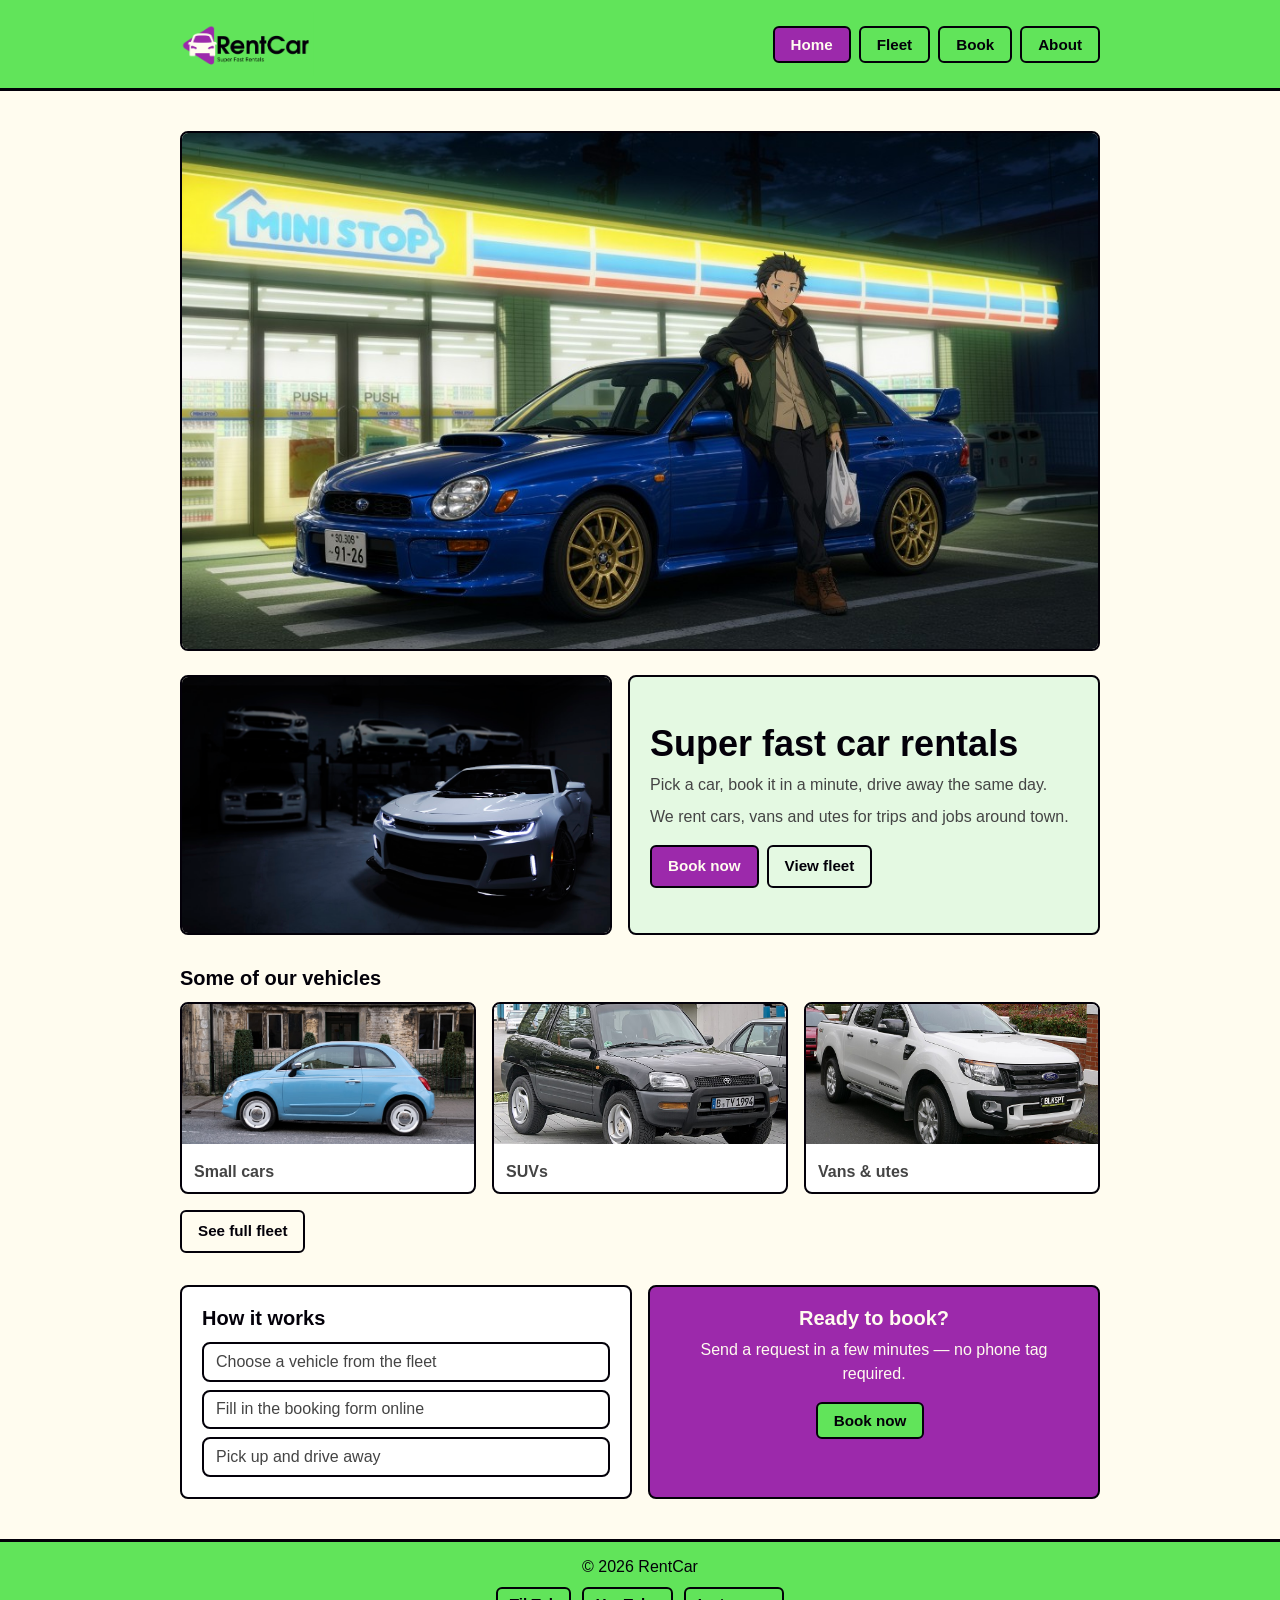
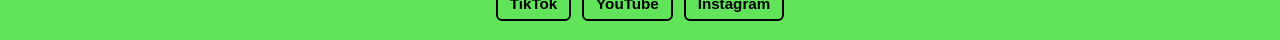
<file: index.html>
<!DOCTYPE html>
<html lang="en">
<head>
  <meta charset="UTF-8">
  <meta name="viewport" content="width=device-width, initial-scale=1.0">
  <title>RentCar — Home</title>
  <link rel="stylesheet" href="css/style.css?v=3">
</head>
<body>
  <header class="site-header">
    <nav class="nav">
      <a class="nav-brand" href="index.html">
        <img src="images/logo.png" alt="RentCar — Super Fast Rentals">
      </a>
      <ul class="nav-links">
        <li><a href="index.html" class="active">Home</a></li>
        <li><a href="fleet.html">Fleet</a></li>
        <li><a href="book.html">Book</a></li>
        <li><a href="about.html">About</a></li>
      </ul>
    </nav>
  </header>

  <main>
    <img class="banner" src="images/cars/wrx.jpg" alt="Subaru WRX">
    <section class="hero">
      <img src="images/hero-car.jpg" alt="Cars available to rent">
      <div class="hero-box">
        <h1>Super fast car rentals</h1>
        <p>Pick a car, book it in a minute, drive away the same day.</p>
        <p>We rent cars, vans and utes for trips and jobs around town.</p>
        <p class="hero-btns">
          <a class="btn btn-primary" href="book.html">Book now</a>
          <a class="btn" href="fleet.html">View fleet</a>
        </p>
      </div>
    </section>

    <section class="block">
      <h2>Some of our vehicles</h2>
      <div class="row">
        <a class="card" href="fleet.html#small">
          <img src="images/car-small.jpg" alt="Small hatchback">
          <p>Small cars</p>
        </a>
        <a class="card" href="fleet.html#suv">
          <img src="images/car-suv.jpg" alt="SUV">
          <p>SUVs</p>
        </a>
        <a class="card" href="fleet.html#ute">
          <img src="images/car-ute.jpg" alt="Ute">
          <p>Vans &amp; utes</p>
        </a>
      </div>
      <p class="link-row"><a class="btn" href="fleet.html">See full fleet</a></p>
    </section>

    <section class="split">
      <div class="panel">
        <h2>How it works</h2>
        <ol class="steps">
          <li>Choose a vehicle from the fleet</li>
          <li>Fill in the booking form online</li>
          <li>Pick up and drive away</li>
        </ol>
      </div>
      <div class="cta">
        <h2>Ready to book?</h2>
        <p>Send a request in a few minutes — no phone tag required.</p>
        <a class="btn" href="book.html">Book now</a>
      </div>
    </section>
  </main>

  <footer class="site-footer">
    <p>&copy; 2026 RentCar</p>
    <p>
      <a href="https://www.tiktok.com/">TikTok</a>
      <a href="https://www.youtube.com/">YouTube</a>
      <a href="https://www.instagram.com/">Instagram</a>
    </p>
  </footer>
</body>
</html>
</file>
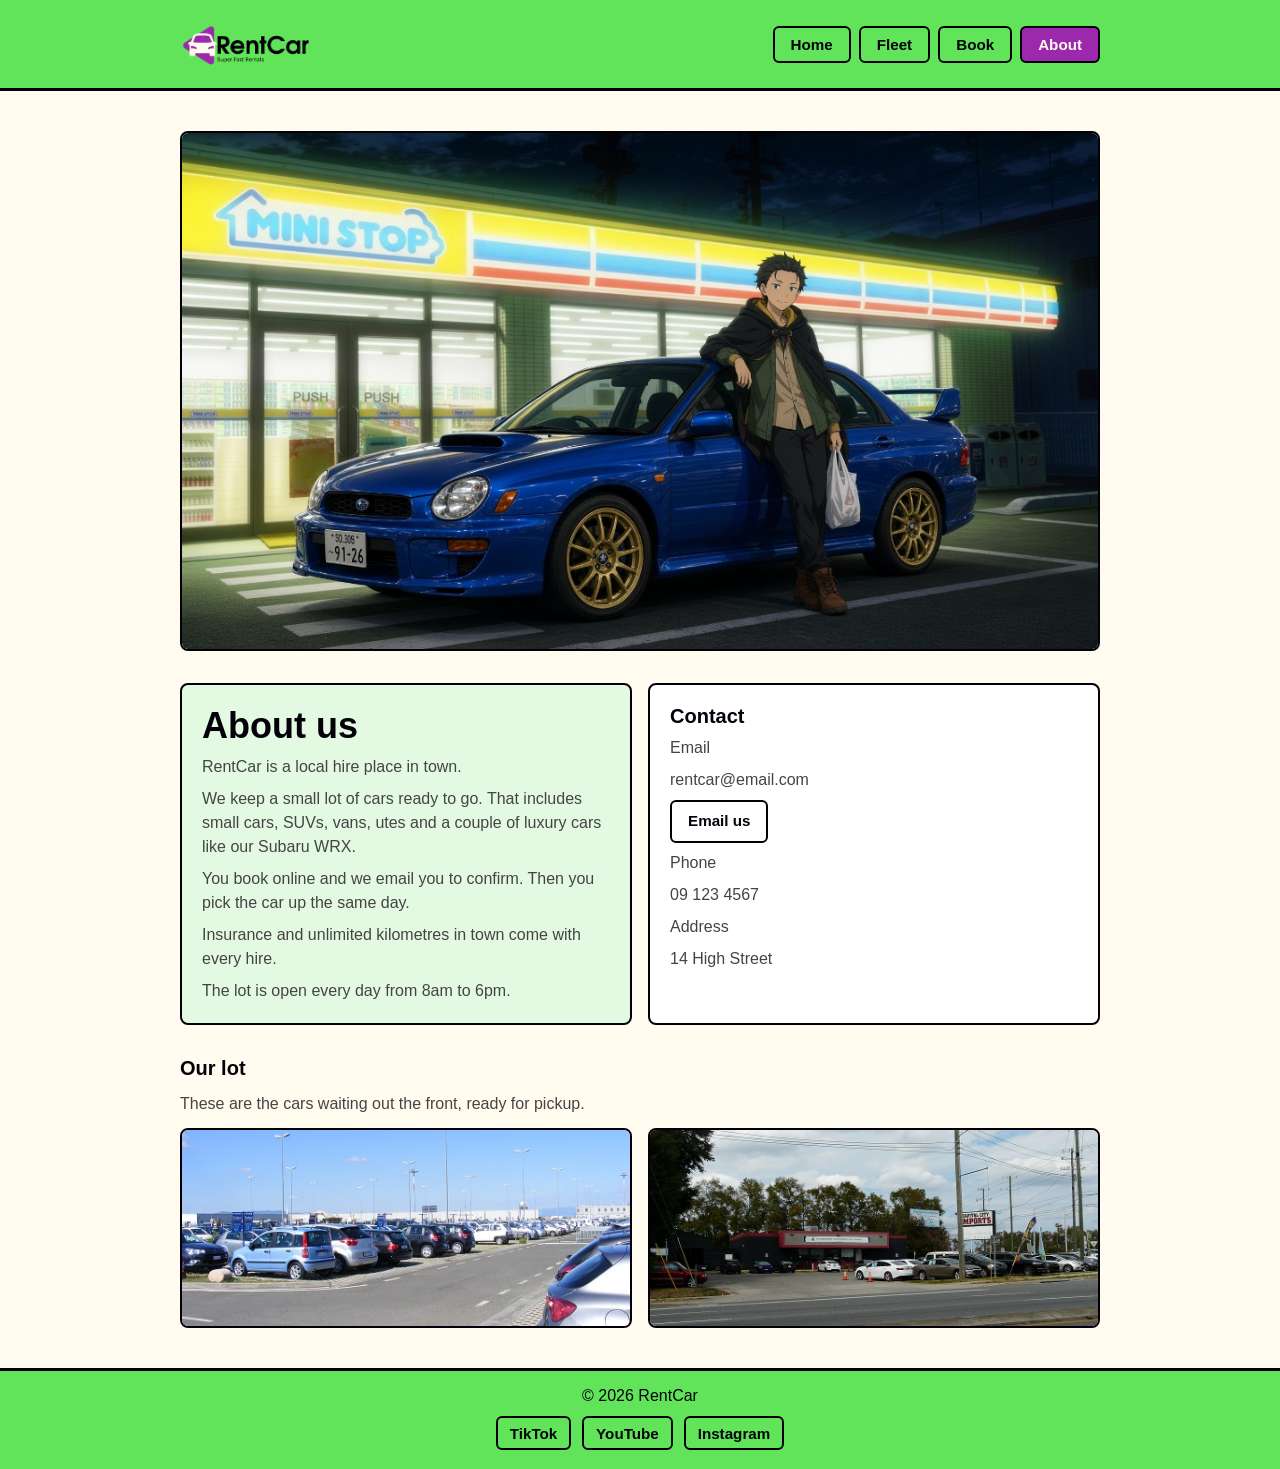
<file: about.html>
<!DOCTYPE html>
<html lang="en">
<head>
  <meta charset="UTF-8">
  <meta name="viewport" content="width=device-width, initial-scale=1.0">
  <title>RentCar — About</title>
  <link rel="stylesheet" href="css/style.css?v=3">
</head>
<body>
  <header class="site-header">
    <nav class="nav">
      <a class="nav-brand" href="index.html">
        <img src="images/logo.png" alt="RentCar — Super Fast Rentals">
      </a>
      <ul class="nav-links">
        <li><a href="index.html">Home</a></li>
        <li><a href="fleet.html">Fleet</a></li>
        <li><a href="book.html">Book</a></li>
        <li><a href="about.html" class="active">About</a></li>
      </ul>
    </nav>
  </header>

  <main>
    <img class="banner" src="images/cars/wrx.jpg" alt="Subaru WRX">
    <section class="split">
      <div class="hero-box">
        <h1>About us</h1>
        <p>RentCar is a local hire place in town.</p>
        <p>We keep a small lot of cars ready to go. That includes small cars, SUVs, vans, utes and a couple of luxury cars like our Subaru WRX.</p>
        <p>You book online and we email you to confirm. Then you pick the car up the same day.</p>
        <p>Insurance and unlimited kilometres in town come with every hire.</p>
        <p>The lot is open every day from 8am to 6pm.</p>
      </div>
      <div class="panel">
        <h2>Contact</h2>
        <p>Email</p>
        <p>rentcar@email.com</p>
        <p><a class="btn" href="mailto:rentcar@email.com">Email us</a></p>
        <p>Phone</p>
        <p>09 123 4567</p>
        <p>Address</p>
        <p>14 High Street</p>
      </div>
    </section>
    <section class="block">
      <h2>Our lot</h2>
      <p>These are the cars waiting out the front, ready for pickup.</p>
      <div class="lot">
        <img src="images/lot-1.jpg" alt="Rows of rental cars parked on the lot">
        <img src="images/lot-2.jpg" alt="The rental lot out the front of the office">
      </div>
    </section>
  </main>

  <footer class="site-footer">
    <p>&copy; 2026 RentCar</p>
    <p>
      <a href="https://www.tiktok.com/">TikTok</a>
      <a href="https://www.youtube.com/">YouTube</a>
      <a href="https://www.instagram.com/">Instagram</a>
    </p>
  </footer>
</body>
</html>
</file>
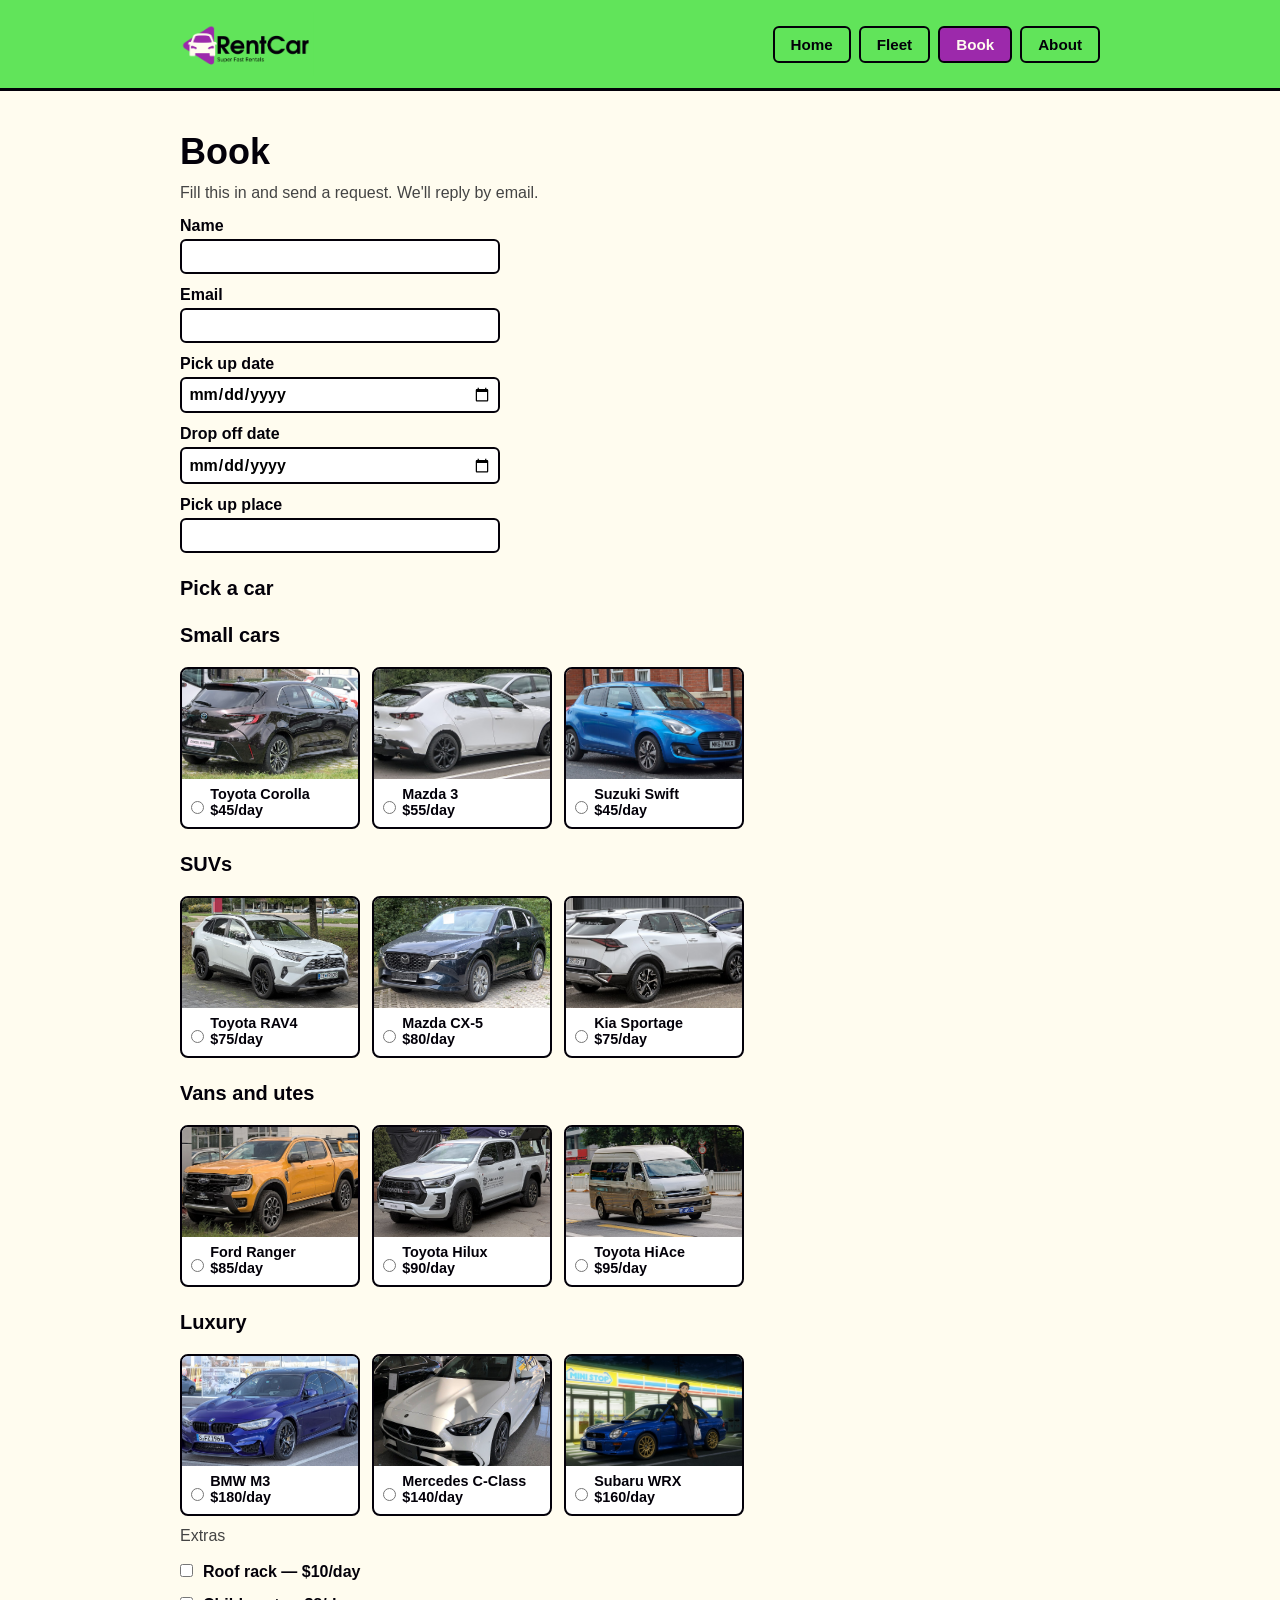
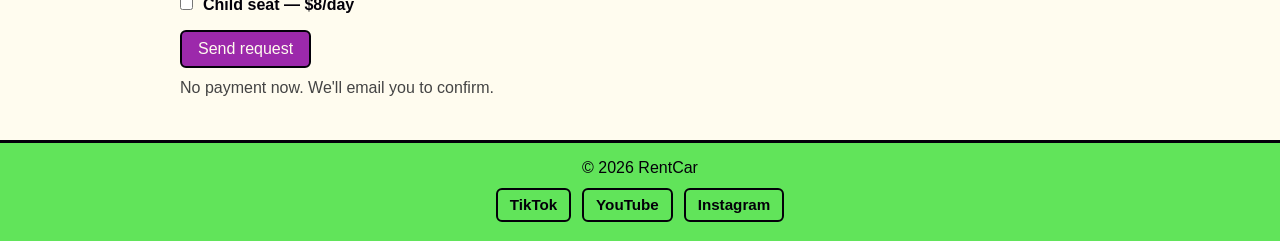
<file: book.html>
<!DOCTYPE html>
<html lang="en">
<head>
  <meta charset="UTF-8">
  <meta name="viewport" content="width=device-width, initial-scale=1.0">
  <title>RentCar — Book</title>
  <link rel="stylesheet" href="css/style.css?v=3">
</head>
<body>
  <header class="site-header">
    <nav class="nav">
      <a class="nav-brand" href="index.html">
        <img src="images/logo.png" alt="RentCar — Super Fast Rentals">
      </a>
      <ul class="nav-links">
        <li><a href="index.html">Home</a></li>
        <li><a href="fleet.html">Fleet</a></li>
        <li><a href="book.html" class="active">Book</a></li>
        <li><a href="about.html">About</a></li>
      </ul>
    </nav>
  </header>

  <main>
    <h1>Book</h1>
    <p>Fill this in and send a request. We'll reply by email.</p>

    <form class="book-form" action="book.html">
      <label>Name
        <input type="text" name="name" required>
      </label>
      <label>Email
        <input type="email" name="email">
      </label>
      <label>Pick up date
        <input type="date" name="pickup">
      </label>
      <label>Drop off date
        <input type="date" name="dropoff">
      </label>
      <label>Pick up place
        <input type="text" name="place">
      </label>

      <h2>Pick a car</h2>

      <h2>Small cars</h2>
      <div class="pick-row">
        <label class="pick">
          <input type="radio" name="vehicle" value="Toyota Corolla" required>
          <img src="images/cars/corolla.jpg" alt="Toyota Corolla">
          <span>Toyota Corolla<br>$45/day</span>
        </label>
        <label class="pick">
          <input type="radio" name="vehicle" value="Mazda 3">
          <img src="images/cars/mazda3.jpg" alt="Mazda 3">
          <span>Mazda 3<br>$55/day</span>
        </label>
        <label class="pick">
          <input type="radio" name="vehicle" value="Suzuki Swift">
          <img src="images/cars/swift.jpg" alt="Suzuki Swift">
          <span>Suzuki Swift<br>$45/day</span>
        </label>
      </div>

      <h2>SUVs</h2>
      <div class="pick-row">
        <label class="pick">
          <input type="radio" name="vehicle" value="Toyota RAV4">
          <img src="images/cars/rav4.jpg" alt="Toyota RAV4">
          <span>Toyota RAV4<br>$75/day</span>
        </label>
        <label class="pick">
          <input type="radio" name="vehicle" value="Mazda CX-5">
          <img src="images/cars/cx5.jpg" alt="Mazda CX-5">
          <span>Mazda CX-5<br>$80/day</span>
        </label>
        <label class="pick">
          <input type="radio" name="vehicle" value="Kia Sportage">
          <img src="images/cars/sportage.jpg" alt="Kia Sportage">
          <span>Kia Sportage<br>$75/day</span>
        </label>
      </div>

      <h2>Vans and utes</h2>
      <div class="pick-row">
        <label class="pick">
          <input type="radio" name="vehicle" value="Ford Ranger">
          <img src="images/cars/ranger.jpg" alt="Ford Ranger">
          <span>Ford Ranger<br>$85/day</span>
        </label>
        <label class="pick">
          <input type="radio" name="vehicle" value="Toyota Hilux">
          <img src="images/cars/hilux.jpg" alt="Toyota Hilux">
          <span>Toyota Hilux<br>$90/day</span>
        </label>
        <label class="pick">
          <input type="radio" name="vehicle" value="Toyota HiAce">
          <img src="images/cars/hiace.jpg" alt="Toyota HiAce">
          <span>Toyota HiAce<br>$95/day</span>
        </label>
      </div>

      <h2>Luxury</h2>
      <div class="pick-row">
        <label class="pick">
          <input type="radio" name="vehicle" value="BMW M3">
          <img src="images/cars/m3.jpg" alt="BMW M3">
          <span>BMW M3<br>$180/day</span>
        </label>
        <label class="pick">
          <input type="radio" name="vehicle" value="Mercedes C-Class">
          <img src="images/cars/cclass.jpg" alt="Mercedes C-Class">
          <span>Mercedes C-Class<br>$140/day</span>
        </label>
        <label class="pick">
          <input type="radio" name="vehicle" value="Subaru WRX">
          <img src="images/cars/wrx.jpg" alt="Subaru WRX">
          <span>Subaru WRX<br>$160/day</span>
        </label>
      </div>

      <p>Extras</p>
      <label class="check">
        <input type="checkbox" name="rack"> Roof rack — $10/day
      </label>
      <label class="check">
        <input type="checkbox" name="seat"> Child seat — $8/day
      </label>

      <button class="btn btn-primary" type="submit">Send request</button>
      <p>No payment now. We'll email you to confirm.</p>
    </form>
  </main>

  <footer class="site-footer">
    <p>&copy; 2026 RentCar</p>
    <p>
      <a href="https://www.tiktok.com/">TikTok</a>
      <a href="https://www.youtube.com/">YouTube</a>
      <a href="https://www.instagram.com/">Instagram</a>
    </p>
  </footer>
</body>
</html>
</file>
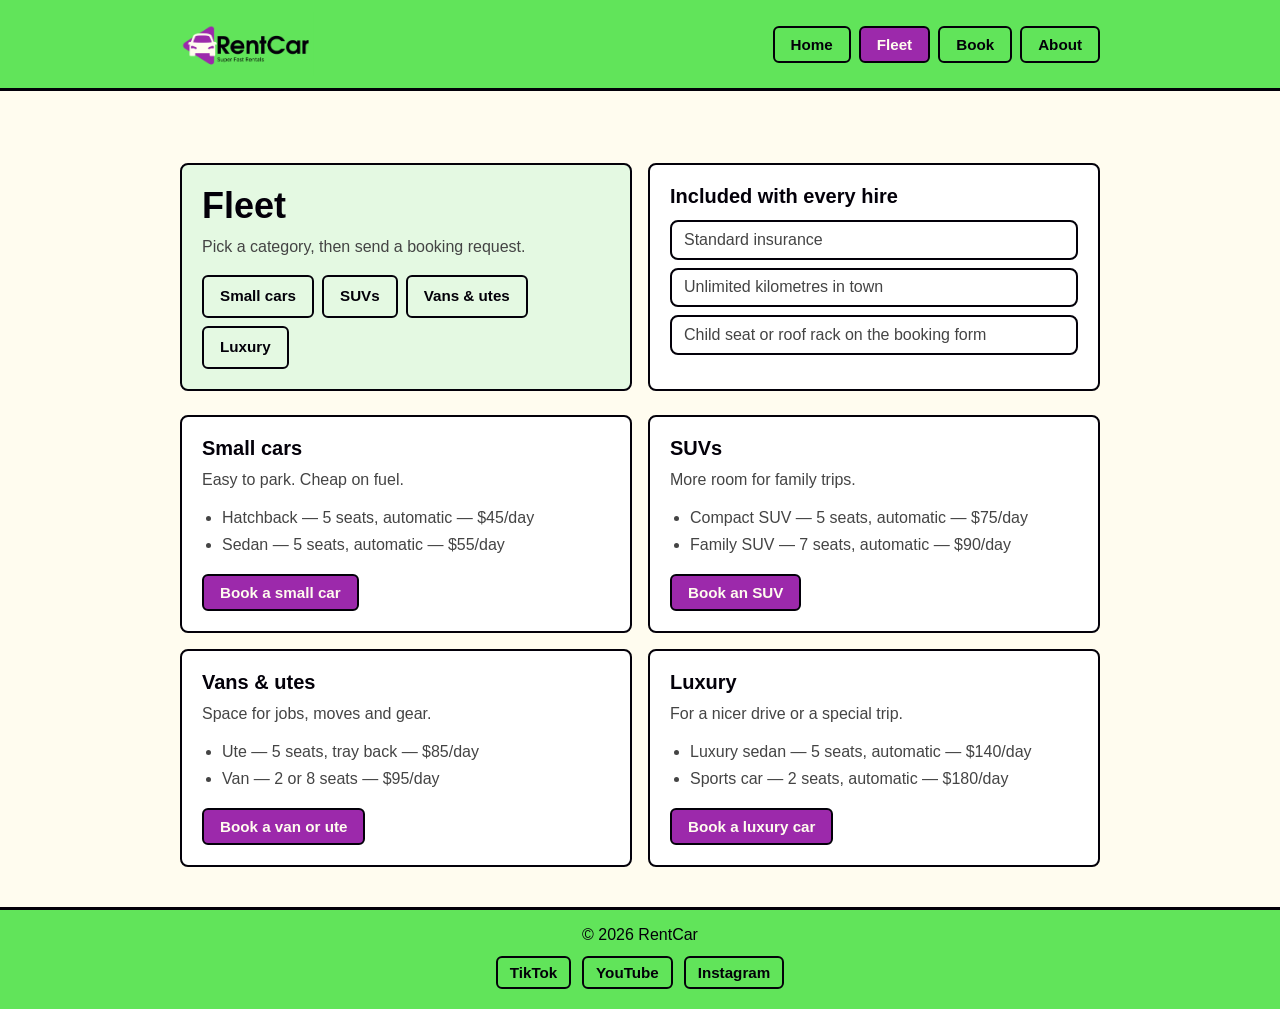
<file: fleet.html>
<!DOCTYPE html>
<html lang="en">
<head>
  <meta charset="UTF-8">
  <meta name="viewport" content="width=device-width, initial-scale=1.0">
  <title>RentCar — Fleet</title>
  <link rel="stylesheet" href="css/style.css?v=3">
</head>
<body>
  <header class="site-header">
    <nav class="nav">
      <a class="nav-brand" href="index.html">
        <img src="images/logo.png" alt="RentCar — Super Fast Rentals">
      </a>
      <ul class="nav-links">
        <li><a href="index.html">Home</a></li>
        <li><a href="fleet.html" class="active">Fleet</a></li>
        <li><a href="book.html">Book</a></li>
        <li><a href="about.html">About</a></li>
      </ul>
    </nav>
  </header>

  <main>
    <section class="split">
      <div class="hero-box">
        <h1>Fleet</h1>
        <p>Pick a category, then send a booking request.</p>
        <p class="hero-btns">
          <a class="btn" href="#small">Small cars</a>
          <a class="btn" href="#suv">SUVs</a>
          <a class="btn" href="#ute">Vans &amp; utes</a>
          <a class="btn" href="#luxury">Luxury</a>
        </p>
      </div>
      <div class="panel">
        <h2>Included with every hire</h2>
        <ul class="steps">
          <li>Standard insurance</li>
          <li>Unlimited kilometres in town</li>
          <li>Child seat or roof rack on the booking form</li>
        </ul>
      </div>
    </section>

    <div class="fleet-grid">
      <section class="fleet-cat" id="small">
        <h2>Small cars</h2>
        <p>Easy to park. Cheap on fuel.</p>
        <ul>
          <li>Hatchback — 5 seats, automatic — $45/day</li>
          <li>Sedan — 5 seats, automatic — $55/day</li>
        </ul>
        <a class="btn btn-primary" href="book.html">Book a small car</a>
      </section>

      <section class="fleet-cat" id="suv">
        <h2>SUVs</h2>
        <p>More room for family trips.</p>
        <ul>
          <li>Compact SUV — 5 seats, automatic — $75/day</li>
          <li>Family SUV — 7 seats, automatic — $90/day</li>
        </ul>
        <a class="btn btn-primary" href="book.html">Book an SUV</a>
      </section>

      <section class="fleet-cat" id="ute">
        <h2>Vans &amp; utes</h2>
        <p>Space for jobs, moves and gear.</p>
        <ul>
          <li>Ute — 5 seats, tray back — $85/day</li>
          <li>Van — 2 or 8 seats — $95/day</li>
        </ul>
        <a class="btn btn-primary" href="book.html">Book a van or ute</a>
      </section>

      <section class="fleet-cat" id="luxury">
        <h2>Luxury</h2>
        <p>For a nicer drive or a special trip.</p>
        <ul>
          <li>Luxury sedan — 5 seats, automatic — $140/day</li>
          <li>Sports car — 2 seats, automatic — $180/day</li>
        </ul>
        <a class="btn btn-primary" href="book.html">Book a luxury car</a>
      </section>
    </div>
  </main>

  <footer class="site-footer">
    <p>&copy; 2026 RentCar</p>
    <p>
      <a href="https://www.tiktok.com/">TikTok</a>
      <a href="https://www.youtube.com/">YouTube</a>
      <a href="https://www.instagram.com/">Instagram</a>
    </p>
  </footer>
</body>
</html>
</file>
<file: css/style.css>
:root {
  --green: #61e45a;
  --purple: #9c29ab;
  --cream: #fffcef;
  --ink: #030009;
}

* { box-sizing: border-box; margin: 0; padding: 0; }

body {
  font-family: "Helvetica Neue", Helvetica, Arial, sans-serif;
  color: var(--ink);
  background: var(--cream);
}

.site-header {
  background: var(--green);
  border-bottom: 3px solid var(--ink);
}

.site-footer {
  background: var(--green);
  border-top: 3px solid var(--ink);
  padding: 1rem 1.25rem;
  text-align: center;
}

.nav,
main {
  max-width: 960px;
  margin: 0 auto;
}

.nav {
  display: flex;
  flex-wrap: wrap;
  align-items: center;
  justify-content: space-between;
  gap: 1rem;
  padding: 0.75rem 1.25rem;
}

main { padding: 2.5rem 1.25rem; }

.nav-brand img { display: block; height: 64px; }

.nav-links {
  display: flex;
  list-style: none;
  gap: 0.5rem;
}

.nav-links a,
.site-footer a,
.btn {
  border: 2px solid var(--ink);
  border-radius: 6px;
  color: var(--ink);
  text-decoration: none;
  font-weight: 600;
}

.nav-links a,
.btn {
  display: inline-block;
  padding: 0.5rem 1rem;
  font-size: 0.95rem;
}

.site-footer a {
  display: inline-block;
  padding: 0.4rem 0.75rem;
  margin: 0.2rem;
  font-size: 0.95rem;
}

.nav-links a:hover,
.site-footer a:hover,
.btn:hover,
.cta .btn:hover {
  background: #fff;
  color: var(--ink);
}

.nav-links a.active,
.btn-primary {
  background: var(--purple);
  color: var(--cream);
}

h1 { font-size: 2.25rem; }

h2 { font-size: 1.25rem; }

main p {
  margin-top: 0.5rem;
  color: #444;
  line-height: 1.5;
}

.btn { margin-right: 0.5rem; }

/* Home */
.hero,
.split {
  display: flex;
  gap: 1rem;
  flex-wrap: wrap;
  align-items: stretch;
}

.hero img,
.hero-box,
.split > * {
  flex: 1;
  min-width: 260px;
}

.hero img {
  width: 100%;
  height: 260px;
  object-fit: cover;
  border: 2px solid var(--ink);
  border-radius: 8px;
  display: block;
}

.hero-box {
  padding: 1.25rem;
  background: #e4f9e2;
  border: 2px solid var(--ink);
  border-radius: 8px;
  display: flex;
  flex-direction: column;
  justify-content: center;
}

.hero-btns {
  display: flex;
  flex-wrap: wrap;
  gap: 0.5rem;
  margin-top: 1rem;
}

.hero-btns .btn { margin-right: 0; }

.block { margin-top: 2rem; }

.block h2 { margin-bottom: 0.75rem; }

.row {
  display: flex;
  gap: 1rem;
  flex-wrap: wrap;
}

a.card {
  flex: 1;
  min-width: 140px;
  display: block;
  border: 2px solid var(--ink);
  border-radius: 8px;
  overflow: hidden;
  background: #fff;
  color: inherit;
  text-decoration: none;
}

a.card:hover {
  background: #fff;
  outline: 3px solid var(--purple);
}

.card img {
  width: 100%;
  height: 140px;
  object-fit: cover;
  display: block;
}

.card p {
  padding: 0.5rem 0.75rem;
  font-weight: 600;
}

.link-row { margin-top: 1rem; }

.split { margin-top: 2rem; }

.panel,
.steps li {
  border: 2px solid var(--ink);
  border-radius: 8px;
  background: #fff;
}

.panel { padding: 1.25rem; }

.steps {
  list-style: none;
  margin-top: 0.75rem;
}

.steps li {
  margin-top: 0.5rem;
  padding: 0.55rem 0.75rem;
  color: #444;
}

.cta {
  padding: 1.25rem;
  text-align: center;
  background: var(--purple);
  color: var(--cream);
  border: 2px solid var(--ink);
  border-radius: 8px;
}

.cta h2 { color: var(--cream); }

.cta p {
  color: var(--cream);
  margin-top: 0.5rem;
}

.cta .btn {
  margin-top: 1rem;
  background: var(--green);
}

.fleet-grid {
  display: flex;
  flex-wrap: wrap;
  gap: 1rem;
  margin-top: 1.5rem;
}

.fleet-cat {
  flex: 1 1 calc(50% - 1rem);
  min-width: 260px;
  padding: 1.25rem;
  border: 2px solid var(--ink);
  border-radius: 8px;
  background: #fff;
  scroll-margin-top: 1rem;
}

.fleet-cat:target { outline: 3px solid var(--purple); }

.fleet-cat ul {
  margin: 0.75rem 0 1rem;
  padding-left: 1.25rem;
  color: #444;
  line-height: 1.7;
}

.book-form label {
  display: block;
  margin-top: 0.75rem;
  font-weight: 600;
}

.book-form input,
.book-form select {
  display: block;
  margin-top: 0.25rem;
  padding: 0.4rem;
  width: 100%;
  max-width: 320px;
  border: 2px solid var(--ink);
  border-radius: 6px;
  font: inherit;
}

.book-form .check input {
  display: inline;
  width: auto;
  margin-right: 0.35rem;
}

.book-form button { margin-top: 1rem; font: inherit; }

.book-form h2 { margin-top: 1.5rem; }

.pick-row {
  display: flex;
  flex-wrap: wrap;
  gap: 0.75rem;
  margin-top: 0.5rem;
}

.book-form .pick {
  width: 180px;
  display: grid;
  grid-template-columns: auto 1fr;
  border: 2px solid var(--ink);
  border-radius: 8px;
  background: #fff;
  overflow: hidden;
}

.pick img {
  grid-row: 1;
  grid-column: 1 / -1;
  width: 100%;
  height: 110px;
  object-fit: cover;
  display: block;
}

.pick span {
  grid-row: 2;
  grid-column: 2;
  padding: 0.45rem 0.5rem 0.55rem 0;
  font-size: 0.9rem;
}

.book-form .pick input {
  grid-row: 2;
  grid-column: 1;
  display: inline;
  width: auto;
  margin: 0.55rem 0.4rem 0 0.55rem;
}

.banner {
  width: 100%;
  height: auto;
  border: 2px solid var(--ink);
  border-radius: 8px;
  display: block;
  margin-bottom: 1.5rem;
}

.lot {
  display: flex;
  gap: 1rem;
  flex-wrap: wrap;
  margin-top: 0.75rem;
}

.lot img {
  flex: 1;
  min-width: 260px;
  height: 200px;
  object-fit: cover;
  border: 2px solid var(--ink);
  border-radius: 8px;
  display: block;
}

.site-footer p + p { margin-top: 0.5rem; }
</file>
